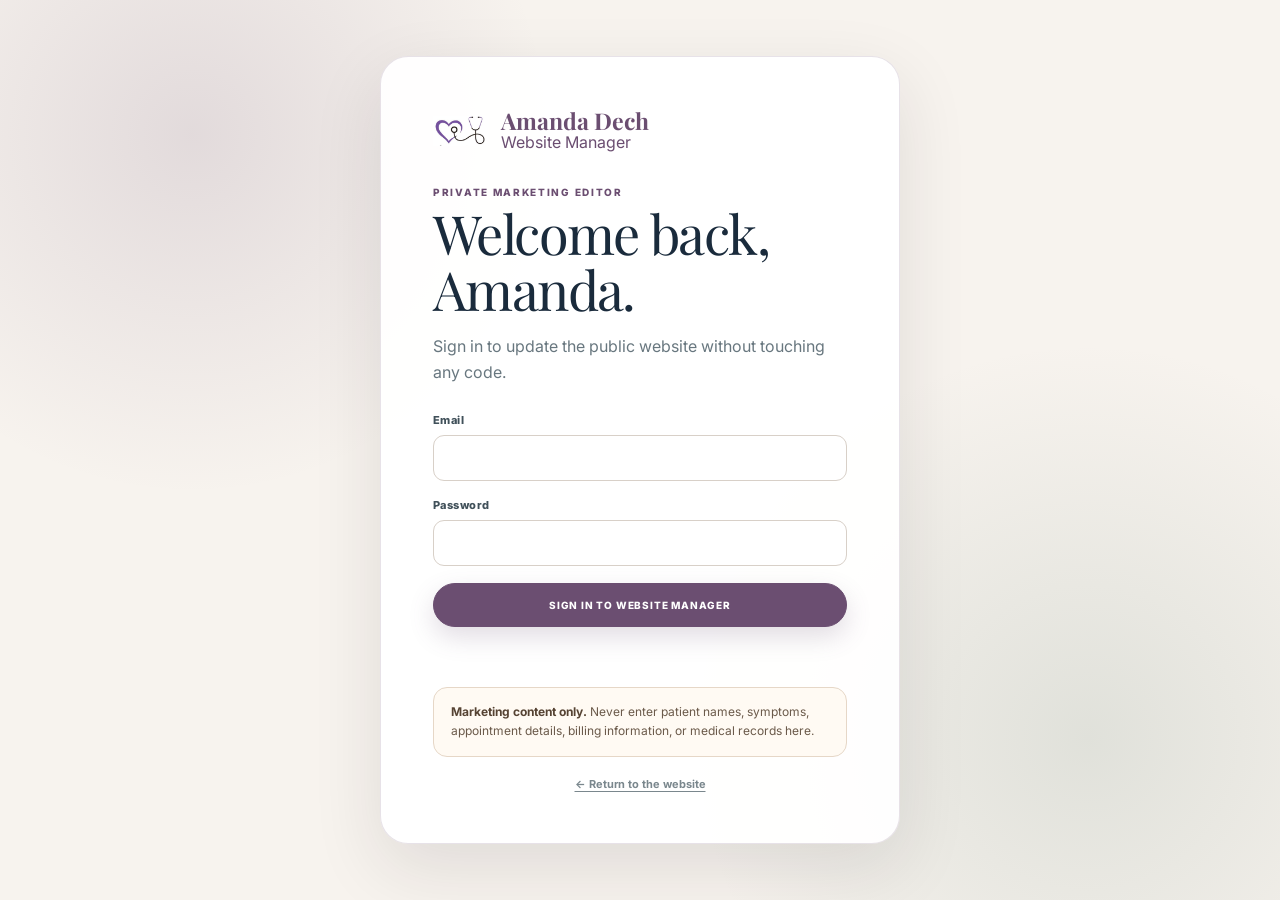
<file: admin.html>
<!DOCTYPE html>
<html lang="en">
<head>
    <meta charset="UTF-8">
    <meta name="viewport" content="width=device-width, initial-scale=1.0">
    <meta name="robots" content="noindex, nofollow">
    <meta name="theme-color" content="#6B4E71">
    <title>Website Manager | Amanda Dech</title>
    <link rel="stylesheet" href="upgrade.css">
    <link rel="stylesheet" href="admin.css?v=photo-sync-20261026">
</head>
<body class="ad-admin-body">
    <main id="admin-app">
        <section class="admin-login" id="login-view" aria-labelledby="login-title">
            <div class="admin-login-card">
                <div class="admin-login-brand">
                    <span class="ad-logo-mark" role="img" aria-label="Elite Family heart and stethoscope logo"></span>
                    <div><strong>Amanda Dech</strong><span>Website Manager</span></div>
                </div>
                <span class="admin-eyebrow">Private marketing editor</span>
                <h1 id="login-title">Welcome back, Amanda.</h1>
                <p>Sign in to update the public website without touching any code.</p>
                <form id="login-form" class="admin-form-stack">
                    <label>Email<input id="login-email" name="email" type="email" autocomplete="username" required></label>
                    <label>Password<input id="login-password" name="password" type="password" autocomplete="current-password" required></label>
                    <button class="admin-primary" type="submit">Sign in to Website Manager</button>
                </form>
                <button class="admin-secondary admin-demo-button" id="demo-button" type="button" hidden>Open temporary builder mode</button>
                <p class="admin-login-message" id="login-message" role="status"></p>
                <div class="admin-safety-note"><strong>Marketing content only.</strong> Never enter patient names, symptoms, appointment details, billing information, or medical records here.</div>
                <a class="admin-back-link" href="index.html">← Return to the website</a>
            </div>
        </section>

        <section class="admin-shell" id="dashboard-view" hidden>
            <aside class="admin-sidebar">
                <a class="admin-sidebar-brand" href="index.html">
                    <span class="ad-logo-mark" role="img" aria-label="Elite Family heart and stethoscope logo"></span>
                    <span><strong>Amanda Dech</strong><small>Website Manager</small></span>
                </a>
                <nav class="admin-nav" aria-label="Website manager sections">
                    <button class="is-active" type="button" data-panel-target="overview-panel">Overview</button>
                    <button type="button" data-panel-target="homepage-panel">Welcome page</button>
                    <button type="button" data-panel-target="staff-panel">Staff</button>
                    <button type="button" data-panel-target="photos-panel">Photos</button>
                    <button type="button" data-panel-target="gallery-panel">Gallery</button>
                    <button type="button" data-panel-target="testimonials-panel">Testimonials</button>
                    <button type="button" data-panel-target="contact-panel">Contact &amp; booking</button>
                    <button type="button" data-panel-target="history-panel">Save history</button>
                    <button type="button" data-panel-target="launch-panel">Launch review</button>
                </nav>
                <div class="admin-sidebar-note"><strong>Keep it public.</strong><span>This manager is only for words and images that belong on the public website.</span></div>
            </aside>

            <div class="admin-workspace">
                <header class="admin-toolbar">
                    <div><span class="admin-preview-pill" id="mode-pill">Connected</span><span id="admin-identity">Amanda's website</span></div>
                    <div class="admin-toolbar-actions">
                        <a class="admin-secondary" href="index.html" target="_blank" rel="noreferrer">Open website</a>
                        <button class="admin-text-button" id="signout-button" type="button">Sign out</button>
                    </div>
                </header>

                <aside class="admin-preview-notice" id="preview-notice" hidden role="status">
                    <strong>Preview only — these changes are not published.</strong>
                    <span>Photos and edits here are saved in this browser and appear on the localhost website. To publish them to the live website, open the live dashboard and sign in.</span>
                    <a href="https://ashliewyse.github.io/amanda-dech-wellness/admin.html" target="_blank" rel="noreferrer">Open live dashboard →</a>
                </aside>

                <div class="admin-content">
                    <section class="admin-panel is-active" id="overview-panel">
                        <div class="admin-heading-row">
                            <div><span class="admin-eyebrow">At a glance</span><h1>Website overview</h1><p>Choose what you want to update. Changes appear on the public website after you save.</p></div>
                        </div>
                        <div class="admin-stat-grid">
                            <button class="admin-stat-card" type="button" data-panel-jump="photos-panel"><span class="admin-stat" id="photo-count">0</span><strong>Managed photos</strong><small>Includes every team member's profile photo</small></button>
                            <button class="admin-stat-card" type="button" data-panel-jump="gallery-panel"><span class="admin-stat" id="gallery-count">0</span><strong>Gallery results</strong><small>Manage numbered before-and-after sets</small></button>
                            <button class="admin-stat-card" type="button" data-panel-jump="testimonials-panel"><span class="admin-stat" id="testimonial-count">0</span><strong>Published testimonials</strong><small>Add only permission-approved quotes</small></button>
                            <button class="admin-stat-card" type="button" data-panel-jump="contact-panel"><span class="admin-stat" id="booking-status">Not linked</span><strong>Square links</strong><small>Manage booking and an optional payment link</small></button>
                            <button class="admin-stat-card" type="button" data-panel-jump="launch-panel"><span class="admin-stat" id="launch-status">0 of 6</span><strong>Launch review</strong><small>Confirm public details before going live</small></button>
                        </div>
                        <div class="admin-callout">
                            <div><span class="admin-eyebrow">Safe boundary</span><h2>What belongs in this dashboard?</h2></div>
                            <div class="admin-do-dont"><div><strong>Yes</strong><span>Public photos, website wording, service information, hours, links, approved testimonials.</span></div><div><strong>No</strong><span>Patient information, appointment details, symptoms, intake answers, bills, or medical records.</span></div></div>
                        </div>
                    </section>

                    <section class="admin-panel" id="homepage-panel" hidden>
                        <div class="admin-heading-row"><div><span class="admin-eyebrow">Welcome page</span><h1>Edit Amanda’s introduction</h1><p>These words appear on the welcome page linked from the care paths.</p></div><button class="admin-primary" type="submit" form="homepage-form">Save welcome page</button></div>
                        <form id="homepage-form" class="admin-editor-card">
                            <div class="admin-field-grid">
                                <label class="admin-span-2">Small heading<input name="kicker" maxlength="80"></label>
                                <label class="admin-span-2">Main welcome headline<textarea name="headline" rows="2" maxlength="140"></textarea></label>
                                <label class="admin-span-2">Welcome paragraph<textarea name="intro" rows="4" maxlength="600"></textarea></label>
                            </div>
                            <hr>
                            <h2>Amanda's introduction</h2>
                            <div class="admin-field-grid">
                                <label>Name and credentials<input name="provider_name" maxlength="100"></label>
                                <label>Professional title<input name="provider_title" maxlength="100"></label>
                                <label class="admin-span-2">Short description<textarea name="provider_blurb" rows="3" maxlength="350"></textarea></label>
                            </div>
                        </form>
                    </section>

                    <section class="admin-panel" id="staff-panel" hidden>
                        <div class="admin-heading-row"><div><span class="admin-eyebrow">Meet the staff</span><h1>Update the care team</h1><p>Edit each person's name, credentials, biography, and profile photo in one place.</p></div><div class="admin-heading-actions"><button class="admin-secondary" type="button" id="add-team-member">Add team member</button><button class="admin-primary" type="submit" form="staff-form">Save staff details</button></div></div>
                        <form id="staff-form" class="admin-editor-card">
                            <div class="admin-staff-profile">
                                <div>
                                    <h2>Amanda's profile</h2>
                                    <div class="admin-field-grid">
                                        <label>Name and credentials<input name="primary_name" maxlength="100" required></label>
                                        <label>Professional role<input name="primary_role" maxlength="100" required></label>
                                        <label class="admin-span-2">Short public biography<textarea name="primary_bio" rows="4" maxlength="500" required></textarea></label>
                                    </div>
                                </div>
                                <article class="admin-photo-card admin-staff-photo-card" data-photo-card="staff_primary"><div class="admin-photo-preview" data-photo-preview="staff_primary"><span>Amanda staff photo</span></div><div><h2>Profile photo</h2><p>A clear vertical portrait works best.</p><label class="admin-upload">Choose photo<input type="file" accept="image/jpeg,image/png,image/webp" data-photo-input="staff_primary"></label></div></article>
                            </div>
                            <div id="team-member-list" class="admin-team-member-list" aria-live="polite"></div>
                            <div class="admin-safety-note"><strong>Public information only:</strong> Confirm professional titles and credentials with each staff member. Do not enter private employee records, license documents, or personal contact information here.</div>
                        </form>
                    </section>

                    <section class="admin-panel" id="photos-panel" hidden>
                        <div class="admin-heading-row"><div><span class="admin-eyebrow">Photos</span><h1>Replace website photos</h1><p>Choose a clear JPG, PNG, or WebP image under 5 MB. The current filler stays visible until you save a replacement.</p></div></div>
                        <div class="admin-photo-grid">
                            <article class="admin-photo-card" data-photo-card="provider"><div class="admin-photo-preview" data-photo-preview="provider"><span>Amanda's portrait</span></div><div><h2>Amanda welcome photo</h2><p>A vertical or square portrait works best.</p><label class="admin-upload">Choose photo<input type="file" accept="image/jpeg,image/png,image/webp" data-photo-input="provider"></label></div></article>
                            <article class="admin-photo-card" data-photo-card="spa_path"><div class="admin-photo-preview" data-photo-preview="spa_path"><span>Spa Day image</span></div><div><h2>Spa Day photo</h2><p>Updates both the Spa Day care path and the Spa services banner.</p><label class="admin-upload">Choose photo<input type="file" accept="image/jpeg,image/png,image/webp" data-photo-input="spa_path"></label></div></article>
                            <article class="admin-photo-card" data-photo-card="medical_path"><div class="admin-photo-preview" data-photo-preview="medical_path"><span>Sick Day image</span></div><div><h2>Sick Day photo</h2><p>Updates both the Sick Day care path and the Medical Care banner.</p><label class="admin-upload">Choose photo<input type="file" accept="image/jpeg,image/png,image/webp" data-photo-input="medical_path"></label></div></article>
                            <article class="admin-photo-card" data-photo-card="office"><div class="admin-photo-preview" data-photo-preview="office"><span>Office image</span></div><div><h2>Visit page photo</h2><p>A welcoming photo of the building, entrance, lobby, or treatment space works best.</p><label class="admin-upload">Choose photo<input type="file" accept="image/jpeg,image/png,image/webp" data-photo-input="office"></label></div></article>
                            <article class="admin-photo-card" data-photo-card="staff_banner"><div class="admin-photo-preview" data-photo-preview="staff_banner"><span>Staff page banner</span></div><div><h2>Staff page banner</h2><p>A wide team or office image with room for heading text works best.</p><label class="admin-upload">Choose photo<input type="file" accept="image/jpeg,image/png,image/webp" data-photo-input="staff_banner"></label></div></article>
                        </div>
                        <div class="admin-safety-note"><strong>Photo reminder:</strong> Use staff, office, or general marketing photos here. Add permission-approved treatment-result photos through the separate Gallery section.</div>
                    </section>

                    <section class="admin-panel" id="gallery-panel" hidden>
                        <div class="admin-heading-row"><div><span class="admin-eyebrow">Before &amp; after</span><h1>Manage the results gallery</h1><p>Add one before-and-after pair at a time. Titles are numbered automatically, so there is no patient-name field.</p></div><button class="admin-primary" type="button" id="show-gallery-form">Add result</button></div>

                        <div class="admin-gallery-rule">
                            <strong>Names and medical details stay out.</strong>
                            <span>Never type a patient name, initials, birth date, appointment date, phone number, email, chart number, diagnosis, or release information into this dashboard.</span>
                        </div>

                        <form class="admin-editor-card admin-gallery-form" id="gallery-form" hidden>
                            <div class="admin-heading-row admin-form-heading"><div><span class="admin-eyebrow">New gallery result</span><h2>Before-and-after pair</h2><p>The website will create a title such as “Dermal Fillers · Result 001.”</p></div></div>
                            <label>Treatment category
                                <select name="service" required>
                                    <option value="">Choose a treatment</option>
                                    <option>Botox &amp; Neurotoxins</option>
                                    <option>Dermal Fillers</option>
                                    <option>Skin Treatments</option>
                                    <option>Wellness Progress</option>
                                    <option>Other Treatment</option>
                                </select>
                            </label>
                            <div class="admin-gallery-upload-grid">
                                <label class="admin-gallery-upload">
                                    <span class="admin-gallery-file-preview" id="gallery-before-preview"><strong>Before</strong><small>Choose the original photo</small></span>
                                    <span class="admin-secondary">Choose before photo</span>
                                    <input name="before_photo" type="file" accept="image/jpeg,image/png,image/webp" required>
                                </label>
                                <label class="admin-gallery-upload">
                                    <span class="admin-gallery-file-preview" id="gallery-after-preview"><strong>After</strong><small>Choose the result photo</small></span>
                                    <span class="admin-secondary">Choose after photo</span>
                                    <input name="after_photo" type="file" accept="image/jpeg,image/png,image/webp" required>
                                </label>
                            </div>
                            <div class="admin-gallery-confirmations">
                                <strong>Required before saving</strong>
                                <label class="admin-check"><input name="authorization_confirmed" type="checkbox" required><span>I verified that Amanda has a valid signed authorization covering these exact photos and their public website/marketing use, and that it has not expired or been revoked.</span></label>
                                <label class="admin-check"><input name="privacy_checked" type="checkbox" required><span>I reviewed both photos and confirmed there are no patient names, documents, labels, location clues, or unrelated identifying details visible.</span></label>
                                <label class="admin-check"><input name="published" type="checkbox" checked><span>Publish this result to the public gallery after saving</span></label>
                            </div>
                            <div class="admin-safety-note"><strong>Keep the signed form elsewhere.</strong> Do not upload the authorization or enter a patient name here. Amanda keeps the original authorization in her secure medical-record system.</div>
                            <div class="admin-form-actions"><button class="admin-primary" type="submit">Save gallery result</button><button class="admin-secondary" id="cancel-gallery" type="button">Cancel</button></div>
                        </form>

                        <div class="admin-empty" id="gallery-empty"><strong>No managed gallery results yet.</strong><span>Use Add result to create the first automatically numbered before-and-after pair.</span></div>
                        <div class="admin-gallery-list" id="gallery-list"></div>
                    </section>

                    <section class="admin-panel" id="testimonials-panel" hidden>
                        <div class="admin-heading-row"><div><span class="admin-eyebrow">Testimonials</span><h1>Manage the scrolling quotes</h1><p>Only permission-approved testimonials can be published to the care-path ticker.</p></div><button class="admin-primary" type="button" id="show-testimonial-form">Add testimonial</button></div>
                        <form class="admin-editor-card admin-testimonial-form" id="testimonial-form" hidden>
                            <div class="admin-field-grid">
                                <label class="admin-span-2">Testimonial<textarea name="quote" rows="4" maxlength="500" required></textarea></label>
                                <label>Display name or initials<input name="display_name" maxlength="80" placeholder="Example: Sarah M." required></label>
                                <label>Source<select name="source"><option>Google review</option><option>Square feedback</option><option>Previous website</option><option>Written testimonial</option></select></label>
                            </div>
                            <label class="admin-check"><input name="permission_confirmed" type="checkbox" required><span>I confirm Amanda has written permission to publish this exact testimonial and it does not include private medical details.</span></label>
                            <label class="admin-check"><input name="published" type="checkbox" checked><span>Publish this testimonial after saving</span></label>
                            <div class="admin-form-actions"><button class="admin-primary" type="submit">Save testimonial</button><button class="admin-secondary" type="button" id="cancel-testimonial">Cancel</button></div>
                        </form>
                        <div class="admin-empty" id="testimonial-empty"><strong>No managed testimonials yet.</strong><span>The three quotes already on the preview will remain until Amanda confirms permission and adds them here.</span></div>
                        <div class="admin-testimonial-list" id="testimonial-list"></div>
                    </section>

                    <section class="admin-panel" id="contact-panel" hidden>
                        <div class="admin-heading-row"><div><span class="admin-eyebrow">Contact &amp; booking</span><h1>Update how visitors reach Amanda</h1><p>Changes update calls, directions, Square booking, and an optional public Square payment link.</p></div><button class="admin-primary" type="submit" form="contact-form">Save contact details</button></div>
                        <form id="contact-form" class="admin-editor-card">
                            <div class="admin-field-grid">
                                <label>Phone number shown on the site<input name="phone_display" maxlength="30"></label>
                                <label>Phone link<input name="phone_href" maxlength="40" placeholder="tel:2197286562"></label>
                                <label class="admin-span-2">Office address<input name="address" maxlength="180"></label>
                                <label class="admin-span-2">Hours or availability note<textarea name="hours_summary" rows="3" maxlength="240" placeholder="Example: Appointments are scheduled directly with the office."></textarea></label>
                                <label class="admin-span-2">Directions link<input name="directions_url" type="url"></label>
                                <label class="admin-span-2">Public Square booking link<input name="square_url" type="url" inputmode="url" autocomplete="off" placeholder="Paste Amanda's customer-facing booking link"></label>
                                <label class="admin-span-2">Public Square balance-payment link (optional)<input name="square_payment_url" type="url" inputmode="url" autocomplete="off" placeholder="Paste a customer-facing Square payment link"></label>
                            </div>
                            <button class="admin-link-button" id="square-link-help" type="button">Which Square links should I use?</button>
                            <div class="admin-safety-note"><strong>Before launch:</strong> Include the complete street address, city, state, and ZIP. Square appointments, payments, and patient information remain in Amanda's Square account—not in this website manager.</div>
                        </form>
                    </section>

                    <section class="admin-panel" id="history-panel" hidden>
                        <div class="admin-heading-row"><div><span class="admin-eyebrow">Website recovery</span><h1>Undo website changes</h1><p>Every saved website content change keeps the previous version. Restoring one also saves the current version, so you can undo a restore.</p></div><button class="admin-secondary" id="refresh-history" type="button">Refresh history</button></div>
                        <div class="admin-editor-card">
                            <button class="admin-primary" id="undo-last-change" type="button">Undo last saved change</button>
                            <p class="admin-safety-note">Only website content is restored. This does not change logins, employee accounts, testimonials, gallery records, or patient information. Uploaded image files are not deleted.</p>
                            <h2>Previous saved versions</h2>
                            <div id="content-history-list" aria-live="polite">Open this section to load saved versions.</div>
                        </div>
                    </section>
                    <section class="admin-panel" id="launch-panel" hidden>
                        <div class="admin-heading-row"><div><span class="admin-eyebrow">Before going live</span><h1>Final launch review</h1><p>Amanda should personally compare these items with her current practice information before the website is published.</p></div><button class="admin-primary" type="submit" form="launch-form">Save review</button></div>
                        <form id="launch-form" class="admin-editor-card admin-launch-form">
                            <div class="admin-launch-list">
                                <label class="admin-launch-check"><input name="services_prices" type="checkbox"><span><strong>Services and prices</strong><small>I confirmed every public service, description, and price on the Medical Care and Spa &amp; Wellness pages.</small><a href="spa.html" target="_blank" rel="noreferrer">Review spa services</a><a href="health.html" target="_blank" rel="noreferrer">Review medical services</a></span></label>
                                <label class="admin-launch-check"><input name="office_policies" type="checkbox"><span><strong>Office policies</strong><small>I confirmed the current no-show, payment, and after-hours policy wording.</small></span></label>
                                <label class="admin-launch-check"><input name="contact_details" type="checkbox"><span><strong>Contact and booking details</strong><small>I confirmed the phone number, complete address, availability note, directions link, and public Square link.</small><a href="visit.html" target="_blank" rel="noreferrer">Review visit page</a></span></label>
                                <label class="admin-launch-check"><input name="staff_details" type="checkbox"><span><strong>Staff information</strong><small>I confirmed every public name, professional credential, biography, and staff photo.</small><a href="meet-the-staff.html" target="_blank" rel="noreferrer">Review staff page</a></span></label>
                                <label class="admin-launch-check"><input name="photo_permissions" type="checkbox"><span><strong>Photo and testimonial permissions</strong><small>I confirmed the practice has permission for every public photo, before-and-after result, and testimonial.</small><a href="gallery.html" target="_blank" rel="noreferrer">Review gallery</a></span></label>
                                <label class="admin-launch-check"><input name="privacy_notice" type="checkbox"><span><strong>Website privacy and accessibility notice</strong><small>I reviewed the website notice and confirmed the listed contact method.</small><a href="privacy.html" target="_blank" rel="noreferrer">Review notice</a></span></label>
                            </div>
                            <p class="admin-launch-status" id="launch-reviewed-at">Complete every confirmation before the website launches.</p>
                            <div class="admin-safety-note"><strong>This is a publishing checklist, not legal certification.</strong> The Website Manager remains limited to public marketing content and does not replace the practice's medical-record, consent, privacy, or compliance procedures.</div>
                        </form>
                    </section>
                </div>
            </div>
        </section>
    </main>

    <dialog class="admin-photo-dialog" id="square-link-dialog" aria-labelledby="square-link-title">
        <form method="dialog">
            <button class="admin-dialog-close" id="square-link-close" type="button" aria-label="Close Square link reminder">×</button>
            <span class="admin-eyebrow">Square safety reminder</span>
            <h1 id="square-link-title">Use only public Square links</h1>
            <p>Open Amanda's Square account directly and copy the customer-facing booking or balance-payment address. The separate payment link is optional because Square can also collect deposits or full payment during booking.</p>
            <div class="admin-square-example"><strong>Booking example</strong><code>https://book.squareup.com/appointments/…</code></div>
            <div class="admin-square-example"><strong>Payment example</strong><code>https://square.link/u/…</code></div>
            <div class="admin-gallery-rule">
                <strong>Never enter private Square information here.</strong>
                <span>Do not enter a Square password, email login, verification code, recovery code, access token, secret key, card number, or a private dashboard link.</span>
            </div>
            <div class="admin-form-actions"><button class="admin-primary" id="square-link-continue" type="button">I understand — continue</button></div>
        </form>
    </dialog>

    <dialog class="admin-photo-dialog" id="photo-warning-dialog" aria-labelledby="photo-warning-title">
        <form id="photo-warning-form">
            <button class="admin-dialog-close" id="photo-warning-close" type="button" aria-label="Cancel photo upload">×</button>
            <span class="admin-eyebrow">Photo privacy check</span>
            <h1 id="photo-warning-title">Before this photo is posted</h1>
            <p>Choose the description that fits this photo. Nothing will upload until you continue.</p>

            <fieldset class="admin-photo-type-options">
                <legend>What kind of photo is this?</legend>
                <label class="admin-radio-card">
                    <input type="radio" name="photo_type" value="general">
                    <span><strong>General marketing photo</strong><small>Staff, office, products, décor, or another photo that does not identify a patient.</small></span>
                </label>
                <label class="admin-radio-card">
                    <input type="radio" name="photo_type" value="patient">
                    <span><strong>Patient or before-and-after photo</strong><small>Use the Gallery section so the result receives its privacy checks and automatic numbered title.</small></span>
                </label>
            </fieldset>

            <div class="admin-patient-confirmation" id="patient-photo-confirmation" hidden>
                <strong>Add this through the Gallery instead</strong>
                <p>Patient and before-and-after photos cannot be used as general website photos. Open Gallery, choose Add result, and complete the required reminders there.</p>
                <label class="admin-check" hidden>
                    <input id="patient-photo-authorized" type="checkbox" disabled>
                    <span>Patient photo approval is handled in the Gallery section.</span>
                </label>
            </div>

            <div class="admin-safety-note"><strong>Never upload the release or patient details here.</strong> Keep the signed form, patient name, chart number, and medical information in Amanda’s secure medical-record system.</div>
            <div class="admin-form-actions admin-dialog-actions">
                <button class="admin-secondary" id="photo-warning-cancel" type="button">Cancel</button>
                <button class="admin-primary" id="photo-warning-continue" type="submit" disabled>Continue with photo</button>
            </div>
        </form>
    </dialog>

    <div class="admin-toast" id="admin-toast" role="status" aria-live="polite"></div>
    <dialog class="admin-photo-dialog admin-crop-dialog" id="photo-crop-dialog" aria-labelledby="photo-crop-title" aria-describedby="photo-crop-status">
        <form id="photo-crop-form">
            <button class="admin-dialog-close" id="photo-crop-close" type="button" aria-label="Cancel cropping">×</button>
            <span class="admin-eyebrow" id="photo-crop-label">Website photo</span>
            <h1 id="photo-crop-title">Crop and position</h1>
            <p id="photo-crop-status" role="status">Opening your photo…</p>
            <div class="admin-crop-stage" id="photo-crop-stage">
                <canvas id="photo-crop-canvas" width="640" height="480" tabindex="0" aria-label="Photo crop preview. Drag or use arrow keys to reposition." role="img"></canvas>
                <div class="admin-crop-grid" aria-hidden="true"></div>
            </div>
            <div class="admin-crop-controls">
                <label for="photo-crop-shape">Crop shape<select id="photo-crop-shape"><option value="portrait">Portrait (4:5)</option><option value="square">Square (1:1)</option><option value="landscape">Landscape (4:3)</option><option value="wide">Wide (16:9)</option><option value="original">Original shape</option></select></label>
                <label for="photo-crop-zoom">Zoom <output id="photo-crop-zoom-value" for="photo-crop-zoom">1.00×</output><input id="photo-crop-zoom" type="range" min="1" max="4" step=".01" value="1"></label>
            </div>
            <div class="admin-crop-tools">
                <div class="admin-crop-move" role="group" aria-label="Reposition photo"><button type="button" data-crop-move="-24,0" aria-label="Move photo left">←</button><button type="button" data-crop-move="0,-24" aria-label="Move photo up">↑</button><button type="button" data-crop-move="0,24" aria-label="Move photo down">↓</button><button type="button" data-crop-move="24,0" aria-label="Move photo right">→</button></div>
                <button class="admin-text-button" id="photo-crop-reset" type="button">Reset</button>
            </div>
            <div class="admin-form-actions admin-dialog-actions"><button class="admin-secondary" id="photo-crop-cancel" type="button">Cancel</button><button class="admin-primary" id="photo-crop-apply" type="submit" disabled>Use photo</button></div>
        </form>
    </dialog>

    <script src="supabase-config.js"></script>
    <script src="preview-store.js?v=photo-sync-20261026"></script>
    <script src="photo-crop-math.js"></script>
    <script src="photo-crop.js"></script>
    <script src="photo-upload.js"></script>
    <script src="admin.js?v=photo-sync-20261026"></script>
</body>
</html>
</file>
<file: upgrade.css>
:root {
    --ad-plum: #6b4e71;
    --ad-plum-dark: #4d3652;
    --ad-ink: #1a2b3c;
    --ad-cream: #faf7f2;
    --ad-sand: #e8ddd1;
    --ad-sage: #738b7d;
    --ad-line: rgba(26, 43, 60, .12);
}
[hidden] { display: none !important; }

html { scroll-behavior: smooth; }
body { background: var(--ad-cream); }
a, button { touch-action: manipulation; }
a:focus-visible, button:focus-visible, input:focus-visible, textarea:focus-visible {
    outline: 3px solid #c98dba !important;
    outline-offset: 4px !important;
}

.ad-header {
    min-height: 78px;
    padding: 12px clamp(16px, 4vw, 56px) !important;
    gap: 24px;
}
.ad-top-skip {
    min-height: 34px;
    padding: 7px 16px;
    display: flex;
    align-items: center;
    justify-content: center;
    background: var(--ad-ink);
    color: white;
    text-align: center;
}
.ad-top-skip a { color: white; font-size: 10px; font-weight: 800; letter-spacing: .11em; text-decoration: none; text-transform: uppercase; }
.ad-top-skip a:hover { text-decoration: underline; text-underline-offset: 3px; }
.ad-brand-wrap { min-width: 0; }
.ad-logo-mark {
    width: 56px;
    height: 30px;
    flex: 0 0 56px;
    display: block;
    background-color: white;
    background-image: url("[data-uri]");
    background-repeat: no-repeat;
    background-position: -30px -1px;
    background-size: 117px 61px;
}
.ad-brand-subtitle { font-size: 10px !important; letter-spacing: .14em !important; }
.ad-header-links { display: flex; align-items: center; gap: clamp(14px, 2.4vw, 32px); }
.ad-header-links a {
    color: #526169;
    font-size: 12px;
    font-weight: 700;
    letter-spacing: .04em;
    text-decoration: none;
}
.ad-header-links a:hover { color: var(--ad-plum); }
.ad-call-block { flex-shrink: 0; }
.ad-call-button { min-height: 42px; display: inline-flex; align-items: center; }
.ad-about-link {
    margin-top: 5px;
    padding: 2px 10px;
    color: var(--ad-plum);
    font-size: 9px;
    font-weight: 800;
    letter-spacing: .13em;
    text-decoration: none;
    text-transform: uppercase;
}
.ad-about-link:hover { text-decoration: underline; text-underline-offset: 3px; }

.ad-duo { min-height: calc(100vh - 78px); height: calc(100vh - 78px); position: relative; }
.ad-landing {
    min-height: calc(100vh - 112px);
    display: grid;
    grid-template-rows: 1fr auto;
    background:
        radial-gradient(circle at 85% 18%, rgba(107, 78, 113, .15), transparent 30%),
        radial-gradient(circle at 8% 85%, rgba(115, 139, 125, .15), transparent 32%),
        var(--ad-cream);
}
.ad-landing-grid {
    padding: clamp(46px, 7vh, 82px) 0;
    display: grid;
    grid-template-columns: 1.08fr .72fr;
    gap: clamp(42px, 8vw, 100px);
    align-items: center;
}
.ad-landing-copy { max-width: 690px; }
.ad-landing-copy .ad-section-title { font-size: clamp(48px, 6vw, 78px); }
.ad-continue-button { gap: 10px; padding-inline: 26px; box-shadow: 0 14px 36px rgba(107, 78, 113, .22); }
.ad-continue-button span { font-size: 16px; transition: transform .2s ease; }
.ad-continue-button:hover span { transform: translateX(3px); }
.ad-start-card {
    margin-top: 30px;
    padding: 20px;
    display: flex;
    align-items: center;
    justify-content: space-between;
    gap: 22px;
    border: 1px solid rgba(107, 78, 113, .22);
    border-left: 5px solid var(--ad-plum);
    border-radius: 18px;
    background: rgba(255, 255, 255, .88);
    box-shadow: 0 18px 50px rgba(71, 52, 75, .12);
}
.ad-start-copy { min-width: 0; }
.ad-start-label { display: block; margin-bottom: 4px; color: var(--ad-plum); font-size: 10px; font-weight: 900; letter-spacing: .18em; text-transform: uppercase; }
.ad-start-copy p { margin: 0; color: var(--ad-ink); font-family: "Playfair Display", serif; font-size: 21px; font-weight: 700; line-height: 1.2; }
.ad-start-copy small { display: block; margin-top: 5px; color: #627078; font-size: 12px; line-height: 1.45; }
.ad-start-card .ad-continue-button { flex-shrink: 0; }
.ad-start-call { display: inline-block; margin: 13px 0 0 24px; color: #68767d; font-size: 11px; font-weight: 700; text-underline-offset: 3px; }
.ad-start-call:hover { color: var(--ad-plum); }
.ad-landing .ad-provider-card { min-height: min(52vh, 500px); }
.ad-provider-card h2 { margin: 5px 0 8px; font-family: "Playfair Display", serif; font-size: 30px; }
.ad-path { min-height: 620px !important; isolation: isolate; }
.ad-path-photo { z-index: -2 !important; }
.ad-path::after {
    content: "";
    position: absolute;
    inset: 0;
    z-index: -1;
    pointer-events: none;
}
.ad-path-glow::after { background: linear-gradient(180deg, rgba(18, 12, 20, .08), rgba(40, 23, 42, .72)); }
.ad-path-care::after { background: linear-gradient(180deg, rgba(255, 255, 255, .12), rgba(246, 241, 234, .9)); }
.ad-path-content { max-width: 520px; }
.ad-path-content h2 { font-size: clamp(4rem, 8vw, 7.5rem) !important; line-height: .92; }
.ad-path-content > p { max-width: 420px; margin-inline: auto; line-height: 1.65; }
.ad-path-button { min-height: 48px; display: inline-flex !important; align-items: center; justify-content: center; font-size: 12px !important; }
.ad-path-note { display: block; margin-top: 15px; font-size: 11px; font-weight: 700; letter-spacing: .12em; text-transform: uppercase; }
.ad-center-seal {
    position: absolute;
    left: 50%;
    bottom: 76px;
    z-index: 30;
    width: 174px;
    min-height: 84px;
    padding: 14px 18px;
    display: flex;
    flex-direction: column;
    justify-content: center;
    border: 1px solid rgba(107, 78, 113, .16);
    border-radius: 18px;
    background: rgba(255, 255, 255, .94);
    box-shadow: 0 20px 60px rgba(33, 24, 35, .18);
    text-align: center;
    transform: translateX(-50%);
    backdrop-filter: blur(16px);
}
.ad-ticker {
    position: absolute;
    inset: auto 0 0;
    z-index: 35;
    height: 46px;
    display: flex;
    align-items: center;
    overflow: hidden;
    background: rgba(255, 255, 255, .96);
    border-top: 1px solid rgba(107, 78, 113, .14);
    box-shadow: 0 -8px 28px rgba(29, 21, 31, .08);
    backdrop-filter: blur(14px);
}
.ad-ticker-track {
    width: max-content;
    display: flex;
    gap: 64px;
    padding-left: 64px;
    color: #66757c;
    font-size: 11px;
    font-weight: 700;
    letter-spacing: .08em;
    text-transform: uppercase;
    white-space: nowrap;
    animation: ad-scroll 42s linear infinite;
}
@keyframes ad-scroll { from { transform: translateX(0); } to { transform: translateX(-50%); } }
.ad-center-seal span { color: var(--ad-plum); font-size: 9px; font-weight: 800; letter-spacing: .14em; text-transform: uppercase; }
.ad-center-seal strong { margin-top: 3px; color: var(--ad-ink); font-family: "Playfair Display", serif; font-size: 16px; line-height: 1.2; }

.ad-trust-bar {
    display: grid;
    grid-template-columns: repeat(4, 1fr);
    background: white;
    border-bottom: 1px solid var(--ad-line);
}
.ad-trust-item { padding: 24px; text-align: center; border-right: 1px solid var(--ad-line); }
.ad-trust-item:last-child { border-right: 0; }
.ad-trust-item strong { display: block; color: var(--ad-plum); font-family: "Playfair Display", serif; font-size: 19px; }
.ad-trust-item span { color: #748087; font-size: 10px; font-weight: 700; letter-spacing: .1em; text-transform: uppercase; }

.ad-section { padding: clamp(64px, 9vw, 112px) 24px; }
.ad-shell { width: min(1120px, 100%); margin-inline: auto; }
.ad-kicker { display: block; margin-bottom: 10px; color: var(--ad-plum); font-size: 11px; font-weight: 800; letter-spacing: .18em; text-transform: uppercase; }
.ad-section-title { margin: 0; color: var(--ad-ink); font-family: "Playfair Display", serif; font-size: clamp(38px, 5vw, 64px); font-weight: 400; letter-spacing: -.035em; line-height: 1.06; }
.ad-intro-grid { display: grid; grid-template-columns: 1.05fr .95fr; gap: clamp(40px, 8vw, 96px); align-items: center; }
.ad-lead { margin: 24px 0 0; color: #53636b; font-size: 17px; line-height: 1.85; }
.ad-button-row { margin-top: 28px; display: flex; align-items: center; gap: 16px; flex-wrap: wrap; }
.ad-primary-button, .ad-outline-button {
    min-height: 48px;
    padding: 12px 22px;
    display: inline-flex;
    align-items: center;
    justify-content: center;
    border: 1px solid var(--ad-plum);
    border-radius: 999px;
    font-size: 11px;
    font-weight: 800;
    letter-spacing: .09em;
    text-decoration: none;
    text-transform: uppercase;
    transition: transform .2s ease, background .2s ease, color .2s ease;
}
.ad-primary-button { background: var(--ad-plum); color: white; }
.ad-outline-button { color: var(--ad-plum); }
.ad-primary-button:hover, .ad-outline-button:hover { transform: translateY(-2px); }
.ad-outline-button:hover { background: var(--ad-plum); color: white; }
.ad-provider-card {
    min-height: 390px;
    padding: 38px;
    display: flex;
    flex-direction: column;
    justify-content: flex-end;
    border-radius: 180px 180px 24px 24px;
    background: linear-gradient(145deg, #d9c8dc, #8d718f);
    box-shadow: 0 24px 70px rgba(56, 40, 58, .16);
    color: white;
}
.ad-provider-card.ad-managed-photo {
    background-position: center;
    background-size: cover;
    box-shadow: inset 0 -240px 180px -110px rgba(30, 21, 31, .9), 0 24px 70px rgba(56, 40, 58, .16);
}
.ad-provider-card small { font-size: 10px; font-weight: 800; letter-spacing: .14em; text-transform: uppercase; }
.ad-provider-card h3 { margin: 5px 0 8px; font-family: "Playfair Display", serif; font-size: 30px; }
.ad-provider-card p { max-width: 390px; margin: 0; color: rgba(255, 255, 255, .82); }
.ad-photo-note { margin-bottom: auto; align-self: center; color: rgba(255, 255, 255, .72); font-size: 10px; font-weight: 700; letter-spacing: .12em; text-align: center; text-transform: uppercase; }

.ad-reviews { background: var(--ad-plum-dark); color: white; }
.ad-reviews .ad-kicker { color: #dfc8dc; }
.ad-reviews .ad-section-title { color: white; }
.ad-reviews-intro { max-width: 680px; }
.ad-reviews-intro > p { color: rgba(255, 255, 255, .65); }
.ad-review-grid { margin-top: 36px; display: grid; grid-template-columns: repeat(3, 1fr); gap: 16px; }
.ad-review-card { min-height: 230px; margin: 0; padding: 28px; display: flex; flex-direction: column; justify-content: space-between; border: 1px solid rgba(255, 255, 255, .14); border-radius: 24px; background: rgba(255, 255, 255, .06); }
.ad-review-card p { margin: 0; font-family: "Playfair Display", serif; font-size: 22px; line-height: 1.45; }
.ad-review-card cite { color: #dfc8dc; font-size: 11px; font-style: normal; font-weight: 800; letter-spacing: .12em; text-transform: uppercase; }
.ad-review-note { margin: 18px 0 0; color: rgba(255, 255, 255, .5); font-size: 11px; }

.ad-visit-card { padding: clamp(34px, 6vw, 72px); display: grid; grid-template-columns: 1.2fr .8fr; gap: 36px; align-items: center; border-radius: 32px; background: var(--ad-sand); }
.ad-visit-card p { max-width: 620px; color: #53636b; }
.ad-visit-card address { margin-top: 20px; font-style: normal; font-weight: 800; }
.ad-visit-actions { display: flex; flex-direction: column; gap: 12px; }

.ad-footer { padding: 42px 24px 90px; background: var(--ad-ink); color: white; }
.ad-footer-grid { width: min(1120px, 100%); margin: auto; display: grid; grid-template-columns: 1.4fr repeat(3, 1fr); gap: 40px; }
.ad-footer h2 { margin: 0 0 14px; color: #d9c4d7; font-size: 11px; letter-spacing: .14em; text-transform: uppercase; }
.ad-footer a, .ad-footer span, .ad-footer p { display: block; margin: 7px 0; color: rgba(255, 255, 255, .68); font-size: 13px; text-decoration: none; }
.ad-footer a:hover { color: white; }
.ad-footer-brand { color: white !important; font-family: "Playfair Display", serif; font-size: 24px !important; }
.ad-footer-admin { width: min(1120px, 100%); margin: 30px auto 0; padding-top: 18px; border-top: 1px solid rgba(255, 255, 255, .1); text-align: right; }
.ad-footer .ad-footer-admin a { display: inline-flex; align-items: center; gap: 7px; margin: 0; color: rgba(255, 255, 255, .42); font-size: 9px; font-weight: 800; letter-spacing: .14em; text-transform: uppercase; }
.ad-footer .ad-footer-admin a::before { content: "◆"; color: rgba(217, 196, 215, .55); font-size: 6px; }
.ad-footer .ad-footer-admin a:hover { color: white; }

.ad-mobile-actions { display: none; }
.ad-emergency-note { margin: 24px auto 0; padding: 14px 18px; border: 1px solid #efd4d0; border-radius: 12px; background: #fff8f7; color: #72443e; font-size: 13px; text-align: center; }

.ad-safe-booking { border: 1px solid var(--ad-line); }
.ad-selected-service { color: var(--ad-plum); }
.ad-safe-booking p { color: #59676e; line-height: 1.75; }
.ad-booking-actions { display: flex; justify-content: center; gap: 12px; flex-wrap: wrap; }
.ad-booking-status { margin-top: 18px; padding: 12px 16px; border-radius: 12px; background: #f5eef5; color: var(--ad-plum-dark); font-size: 12px; font-weight: 700; text-align: center; }

/* Visit and contact page */
.ad-visit-page { margin: 0; background: var(--ad-cream); color: var(--ad-ink); font-family: "Inter", sans-serif; }
.ad-visit-brand-name { display: block; color: var(--ad-plum); font-family: "Playfair Display", serif; font-size: clamp(17px, 2vw, 24px); line-height: 1; text-transform: uppercase; }
.ad-visit-brand-subtitle { display: block; margin-top: 4px; color: #7b8489; font-size: 8px; font-weight: 800; letter-spacing: .1em; text-transform: uppercase; }
.ad-header-links [aria-current="page"] { color: var(--ad-plum); }
.ad-visit-hero { padding: clamp(68px, 10vw, 126px) 24px; overflow: hidden; background: radial-gradient(circle at 88% 16%, rgba(107, 78, 113, .18), transparent 30%), linear-gradient(135deg, #fbf8f2, #f1e8ef); }
.ad-visit-hero-grid { display: grid; grid-template-columns: minmax(0, 1.25fr) minmax(300px, .75fr); gap: clamp(42px, 8vw, 100px); align-items: center; }
.ad-visit-hero-copy { max-width: 720px; }
.ad-visit-hero h1 { margin: 0; max-width: 700px; font-family: "Playfair Display", serif; font-size: clamp(48px, 6.7vw, 82px); font-weight: 400; letter-spacing: -.045em; line-height: .98; }
.ad-visit-hero-copy > p { max-width: 630px; margin: 24px 0 0; color: #59676e; font-size: 17px; line-height: 1.8; }
.ad-visit-hero-copy .ad-primary-button span { margin-left: 4px; }
.ad-booking-pending { font-size: 12px !important; font-weight: 700; }
.ad-visit-location-card { padding: clamp(30px, 4vw, 46px); border: 1px solid rgba(107, 78, 113, .18); border-radius: 28px; background: rgba(255, 255, 255, .9); box-shadow: 0 24px 70px rgba(66, 47, 70, .12); }
.ad-visit-location-card > span { display: block; color: var(--ad-plum); font-size: 10px; font-weight: 900; letter-spacing: .16em; text-transform: uppercase; }
.ad-visit-location-card address { margin: 9px 0 0; font-family: "Playfair Display", serif; font-size: clamp(28px, 3vw, 38px); font-style: normal; font-weight: 700; line-height: 1.15; }
.ad-visit-location-card p { margin: 9px 0 0; color: #59676e; font-size: 14px; line-height: 1.65; }
.ad-visit-location-rule { height: 1px; margin: 26px 0; background: var(--ad-line); }
.ad-visit-details { background: white; }
.ad-visit-details-grid { display: grid; grid-template-columns: minmax(320px, .86fr) minmax(0, 1.14fr); gap: clamp(48px, 8vw, 96px); align-items: center; }
.ad-office-photo { min-height: 560px; padding: 34px; display: flex; align-items: flex-end; border-radius: 190px 190px 28px 28px; background: linear-gradient(145deg, #e2d4e3, #8d718f); background-position: center; background-size: cover; box-shadow: inset 0 -220px 160px -110px rgba(31, 22, 33, .82), 0 24px 70px rgba(56, 40, 58, .15); color: white; }
.ad-office-photo > div { max-width: 310px; }
.ad-office-photo span { display: block; font-size: 9px; font-weight: 900; letter-spacing: .17em; text-transform: uppercase; }
.ad-office-photo strong { display: block; margin-top: 6px; font-family: "Playfair Display", serif; font-size: 30px; line-height: 1.1; }
.ad-office-photo p { margin: 8px 0 0; color: rgba(255, 255, 255, .78); font-size: 12px; line-height: 1.6; }
.ad-visit-steps { margin-top: 34px; display: grid; gap: 0; }
.ad-visit-steps article { padding: 24px 0; display: grid; grid-template-columns: 52px 1fr; gap: 20px; border-top: 1px solid var(--ad-line); }
.ad-visit-steps article > span { color: var(--ad-plum); font-family: "Playfair Display", serif; font-size: 20px; }
.ad-visit-steps h3 { margin: 0; font-family: "Playfair Display", serif; font-size: 22px; }
.ad-visit-steps p { margin: 6px 0 0; color: #5f6c72; font-size: 14px; line-height: 1.65; }
.ad-visit-privacy { padding: 38px 24px; background: var(--ad-plum-dark); color: white; }
.ad-visit-privacy .ad-shell { display: grid; grid-template-columns: 180px 1fr; gap: 32px; align-items: center; }
.ad-visit-privacy span { color: #dfc8dc; font-size: 10px; font-weight: 900; letter-spacing: .17em; text-transform: uppercase; }
.ad-visit-privacy p { margin: 0; max-width: 820px; color: rgba(255, 255, 255, .76); font-size: 14px; line-height: 1.7; }
.ad-visit-page > main > .ad-emergency-note { margin-top: 24px; }
.ad-visit-footer { margin-top: 48px; }

/* Patient information, privacy, and accessibility pages */
.ad-info-page { margin: 0; background: var(--ad-cream); color: var(--ad-ink); font-family: "Inter", sans-serif; }
.ad-info-hero { padding: clamp(70px, 9vw, 118px) 24px; background: radial-gradient(circle at 88% 20%, rgba(107, 78, 113, .17), transparent 29%), linear-gradient(135deg, #fbf8f2, #f0e8ef); }
.ad-info-hero-grid { display: grid; grid-template-columns: minmax(0, 1.2fr) minmax(290px, .8fr); gap: clamp(42px, 8vw, 96px); align-items: center; }
.ad-info-hero h1 { margin: 0; max-width: 740px; font-family: "Playfair Display", serif; font-size: clamp(48px, 6.5vw, 78px); font-weight: 400; letter-spacing: -.045em; line-height: 1; }
.ad-info-hero p { max-width: 720px; margin: 22px 0 0; color: #59676e; font-size: 17px; line-height: 1.8; }
.ad-info-action-card { padding: 30px; border: 1px solid rgba(107, 78, 113, .18); border-radius: 24px; background: rgba(255, 255, 255, .92); box-shadow: 0 22px 65px rgba(66, 47, 70, .11); }
.ad-info-action-card > span { color: var(--ad-plum); font-size: 9px; font-weight: 900; letter-spacing: .16em; text-transform: uppercase; }
.ad-info-action-card > strong { display: block; margin: 8px 0 18px; font-family: "Playfair Display", serif; font-size: 27px; line-height: 1.2; }
.ad-info-action-card > div { display: flex; gap: 10px; flex-wrap: wrap; }
.ad-info-action-card small { display: block; margin-top: 15px; color: #6f7c82; font-size: 11px; line-height: 1.55; }
.ad-info-card-grid { display: grid; grid-template-columns: repeat(2, 1fr); gap: 18px; }
.ad-info-card { min-height: 270px; padding: clamp(25px, 4vw, 38px); display: flex; flex-direction: column; border: 1px solid var(--ad-line); border-radius: 22px; background: white; box-shadow: 0 12px 40px rgba(31, 25, 34, .05); }
.ad-info-card > span { color: var(--ad-plum); font-family: "Playfair Display", serif; font-size: 18px; }
.ad-info-card h2 { margin: 20px 0 10px; font-family: "Playfair Display", serif; font-size: 28px; }
.ad-info-card p { margin: 0 0 22px; color: #607078; font-size: 14px; line-height: 1.75; }
.ad-info-card a { margin-top: auto; color: var(--ad-plum); font-size: 10px; font-weight: 900; letter-spacing: .09em; text-underline-offset: 4px; text-transform: uppercase; }
.ad-info-boundary { padding: clamp(36px, 5vw, 58px) 24px; background: var(--ad-plum-dark); color: white; }
.ad-info-boundary .ad-shell { display: grid; grid-template-columns: .75fr 1.25fr; gap: 50px; align-items: center; }
.ad-info-boundary span { color: #dfc8dc; font-size: 9px; font-weight: 900; letter-spacing: .17em; text-transform: uppercase; }
.ad-info-boundary h2 { margin: 7px 0 0; font-family: "Playfair Display", serif; font-size: 34px; font-weight: 400; }
.ad-info-boundary p { margin: 0; color: rgba(255, 255, 255, .74); font-size: 14px; line-height: 1.75; }
.ad-info-page > main > .ad-emergency-note { margin-top: 24px; }
.ad-info-footer { margin-top: 48px; }
.ad-privacy-hero .ad-shell { max-width: 980px; }
.ad-privacy-hero h1 { max-width: 900px; }
.ad-legal-layout { display: grid; grid-template-columns: 300px minmax(0, 1fr); gap: clamp(42px, 7vw, 82px); align-items: start; }
.ad-legal-summary { padding: 28px; position: sticky; top: 104px; border-radius: 22px; background: var(--ad-plum-dark); color: white; }
.ad-legal-summary strong { font-family: "Playfair Display", serif; font-size: 26px; font-weight: 400; }
.ad-legal-summary p { color: rgba(255, 255, 255, .72); font-size: 13px; line-height: 1.7; }
.ad-legal-summary .ad-primary-button { margin-top: 8px; border-color: white; background: white; color: var(--ad-plum-dark); }
.ad-legal-copy { display: grid; }
.ad-legal-copy section { padding: 28px 0; display: grid; grid-template-columns: 48px 1fr; gap: 20px; border-top: 1px solid var(--ad-line); }
.ad-legal-copy section:first-child { padding-top: 0; border-top: 0; }
.ad-legal-copy section > span { color: var(--ad-plum); font-family: "Playfair Display", serif; font-size: 18px; }
.ad-legal-copy h2 { margin: 0; font-family: "Playfair Display", serif; font-size: 27px; }
.ad-legal-copy p { margin: 8px 0 0; color: #5f6d74; font-size: 14px; line-height: 1.8; }
.ad-legal-copy a { color: var(--ad-plum); font-weight: 800; }

.ad-photo-placeholder { width: 100%; height: 100%; display: grid; place-items: center; background: linear-gradient(145deg, #e7dce8, #9b80a0); color: rgba(255, 255, 255, .9); font-size: 11px; font-weight: 800; letter-spacing: .13em; text-align: center; text-transform: uppercase; }
.ad-photo-placeholder.secondary { background: linear-gradient(145deg, #dfe6e0, #7d9184); }
.ad-team-grid { display: grid; grid-template-columns: repeat(auto-fit, minmax(260px, 320px)); justify-content: center; gap: 28px; }
.ad-team-card { padding: 24px; display: flex; flex-direction: column; border: 1px solid #ece7e2; border-radius: 22px; background: white; box-shadow: 0 12px 42px rgba(31, 25, 34, .06); text-align: left; transition: transform .2s ease, box-shadow .2s ease; }
.ad-team-card:hover { transform: translateY(-3px); box-shadow: 0 18px 48px rgba(31, 25, 34, .1); }
.ad-team-photo { width: 100%; height: 360px; margin-bottom: 24px; overflow: hidden; border-radius: 15px; background: #eef0ef center / cover no-repeat; }
.ad-team-photo img { width: 100%; height: 100%; display: block; object-fit: cover; }
.ad-team-card h3 { margin: 0 0 5px; color: var(--ad-ink); font-family: "Playfair Display", serif; font-size: 22px; font-weight: 700; }
.ad-team-card > span { margin-bottom: 15px; color: var(--ad-plum); font-size: 10px; font-weight: 800; letter-spacing: .1em; text-transform: uppercase; }
.ad-team-card > p { margin: 0; color: #637078; font-size: 14px; line-height: 1.7; }

@media (max-width: 900px) {
    .ad-header-links { display: none; }
    .ad-duo { min-height: auto; height: auto; }
    .ad-landing { min-height: auto; }
    .ad-landing-grid { grid-template-columns: 1fr; padding-inline: 24px; }
    .ad-landing .ad-provider-card { min-height: 420px; }
    .ad-path { min-height: 560px !important; }
    .ad-center-seal { display: none; }
    .ad-ticker { position: relative; grid-column: 1 / -1; }
    .ad-intro-grid, .ad-visit-card { grid-template-columns: 1fr; }
    .ad-review-grid { grid-template-columns: 1fr; }
    .ad-footer-grid { grid-template-columns: 1fr 1fr; }
    .ad-visit-hero-grid, .ad-visit-details-grid { grid-template-columns: 1fr; }
    .ad-info-hero-grid, .ad-legal-layout { grid-template-columns: 1fr; }
    .ad-legal-summary { position: static; }
    .ad-visit-location-card { max-width: 620px; }
    .ad-office-photo { min-height: 460px; }
}

@media (max-width: 640px) {
    body { padding-bottom: 64px !important; }
    .ad-header { min-height: 68px; padding: 9px 14px !important; }
    .ad-brand-subtitle { font-size: 7px !important; }
    .ad-logo-mark { width: 48px; height: 26px; flex-basis: 48px; background-position: -26px -1px; background-size: 101px 53px; }
    .ad-about-link { margin-top: 2px; font-size: 8px; }
    .ad-call-button { min-height: 40px; padding: 8px 13px !important; font-size: 10px !important; }
    .ad-path { min-height: 480px !important; }
    .ad-landing-grid { padding: 54px 16px 38px; }
    .ad-landing-copy .ad-section-title { font-size: 46px; }
    .ad-start-card { padding: 18px; align-items: stretch; flex-direction: column; }
    .ad-start-card .ad-continue-button { width: 100%; }
    .ad-start-call { margin-left: 0; }
    .ad-landing .ad-provider-card { min-height: 360px; }
    .ad-path-content h2 { font-size: 58px !important; }
    .ad-path-content > p { font-size: 14px !important; }
    .ad-path-note { font-size: 9px; }
    .ad-trust-bar { grid-template-columns: 1fr 1fr; }
    .ad-trust-item { padding: 18px 10px; }
    .ad-trust-item:nth-child(2) { border-right: 0; }
    .ad-trust-item:nth-child(-n + 2) { border-bottom: 1px solid var(--ad-line); }
    .ad-intro-grid { gap: 36px; }
    .ad-provider-card { min-height: 360px; padding: 28px; }
    .ad-review-card { min-height: 200px; }
    .ad-footer-grid { grid-template-columns: 1fr; gap: 28px; }
    .ad-team-grid { grid-template-columns: minmax(0, 1fr); }
    .ad-team-photo { height: 330px; }
    .ad-footer-admin { text-align: left; }
    .ad-visit-hero { padding: 58px 16px; }
    .ad-visit-hero h1 { font-size: 48px; }
    .ad-visit-hero-copy .ad-button-row { align-items: stretch; flex-direction: column; }
    .ad-visit-hero-copy .ad-button-row a { width: 100%; }
    .ad-office-photo { min-height: 360px; padding: 28px; }
    .ad-visit-privacy .ad-shell { grid-template-columns: 1fr; gap: 10px; }
    .ad-info-hero { padding: 58px 16px; }
    .ad-info-hero h1 { font-size: 48px; }
    .ad-info-action-card > div { align-items: stretch; flex-direction: column; }
    .ad-info-action-card a { width: 100%; }
    .ad-info-card-grid, .ad-info-boundary .ad-shell { grid-template-columns: 1fr; }
    .ad-info-boundary .ad-shell { gap: 18px; }
    .ad-mobile-actions { position: fixed; inset: auto 0 0; z-index: 60; height: 64px; display: grid; grid-template-columns: 1fr 1.2fr 1fr; background: white; border-top: 1px solid var(--ad-line); box-shadow: 0 -10px 30px rgba(26, 43, 60, .1); }
    .ad-mobile-actions a { display: grid; place-items: center; color: var(--ad-ink); font-size: 10px; font-weight: 800; letter-spacing: .09em; text-decoration: none; text-transform: uppercase; }
    .ad-mobile-actions .primary { background: var(--ad-plum); color: white; }
}

@media (prefers-reduced-motion: reduce) {
    *, *::before, *::after { animation-duration: .01ms !important; animation-iteration-count: 1 !important; scroll-behavior: auto !important; transition-duration: .01ms !important; }
    .ad-ticker { overflow-x: auto; }
}

/* Dedicated care-path page: the entire choice experience stays within one screen. */
.ad-care-page {
    height: 100vh;
    height: 100svh;
    overflow: hidden;
    padding-bottom: 0 !important;
}
.ad-care-header { height: 78px; min-height: 78px; }
.ad-care-header-actions { display: flex; align-items: center; gap: 20px; }
.ad-care-back { color: var(--ad-plum); font-size: 10px; font-weight: 800; letter-spacing: .11em; text-decoration: none; text-transform: uppercase; }
.ad-care-back:hover { text-decoration: underline; text-underline-offset: 3px; }
.ad-care-page .ad-care-duo { height: calc(100vh - 78px); height: calc(100svh - 78px); min-height: 0; }
.ad-care-page .ad-path { min-height: 0 !important; padding-bottom: 70px !important; }
.ad-care-page .ad-path-content h1 { font-size: clamp(3.75rem, 9.5vh, 7.5rem) !important; line-height: .92; }

@media (max-height: 700px) and (min-width: 901px) {
    .ad-care-page .ad-path-content h1 { font-size: 4.5rem !important; margin-bottom: 10px !important; }
    .ad-care-page .ad-path-content > p { margin-bottom: 14px !important; }
    .ad-care-page .ad-path-note { margin-top: 10px; }
}

@media (max-width: 900px) {
    .ad-care-page .ad-care-header { height: 68px; min-height: 68px; padding: 8px 14px !important; }
    .ad-care-page .ad-care-duo {
        height: calc(100vh - 68px);
        height: calc(100svh - 68px);
        min-height: 0;
    }
    .ad-care-page .ad-path { min-height: 0 !important; padding: 12px 18px !important; }
    .ad-care-page .ad-path-content h1 { margin-bottom: 5px !important; font-size: clamp(2.35rem, 7vh, 3.6rem) !important; }
    .ad-care-page .ad-path-content > span:first-child { margin-bottom: 2px !important; font-size: 8px !important; }
    .ad-care-page .ad-path-content > p { margin-bottom: 8px !important; font-size: 10px !important; line-height: 1.25; }
    .ad-care-page .ad-path-button { min-height: 38px; padding: 8px 20px !important; font-size: 9px !important; }
    .ad-care-page .ad-path-note { margin-top: 5px; font-size: 7px; }
    .ad-care-page .ad-ticker { position: relative; flex: 0 0 42px; height: 42px; }
    .ad-care-page .ad-care-back { font-size: 9px; }
}

@media (max-width: 480px) {
    .ad-care-page .ad-care-back { display: none; }
}

/* Native disclosure keeps all pages reachable on phones, including without JavaScript. */
.ad-mobile-menu { display: none; }
@media (max-width: 900px) {
    .ad-responsive-header { flex-wrap: wrap; gap: 10px 14px; }
    .ad-responsive-header .ad-header-links,
    .ad-responsive-header .ad-legacy-header-links > a:not([href^="tel:"]),
    .ad-responsive-header .ad-legacy-header-links > span { display: none; }
    .ad-mobile-menu { display: block; flex: 0 0 100%; min-width: 0; border-top: 1px solid var(--ad-line); padding-top: 6px; }
    .ad-mobile-menu > summary { display: flex; align-items: center; justify-content: flex-end; gap: 8px; min-height: 44px; padding: 8px 12px; color: var(--ad-plum-dark); font: 700 14px/1.4 Inter, sans-serif; list-style: none; cursor: pointer; border-radius: 8px; touch-action: manipulation; }
    .ad-mobile-menu > summary::-webkit-details-marker { display: none; }
    .ad-mobile-menu > summary:focus-visible { outline: 3px solid #c98dba; outline-offset: 2px; }
    .ad-mobile-menu[open] > summary { background: #f4edf5; }
    .ad-mobile-menu-links { display: grid; grid-template-columns: repeat(2, minmax(0, 1fr)); gap: 6px; padding: 8px 0; max-height: 55dvh; overflow-y: auto; }
    .ad-mobile-menu-links a { display: flex; align-items: center; min-height: 48px; padding: 10px 12px; border: 1px solid var(--ad-line); border-radius: 8px; background: white; color: var(--ad-ink); font: 600 13px/1.4 Inter, sans-serif; text-decoration: none; overflow-wrap: anywhere; }
    .ad-mobile-menu-links a:hover, .ad-mobile-menu-links a[aria-current="page"] { background: #f4edf5; color: var(--ad-plum-dark); border-color: #c7afca; }
}
@media (max-width: 380px) {
    .ad-responsive-header { column-gap: 8px; padding-inline: 10px !important; }
    .ad-responsive-header .ad-brand-wrap { min-width: 0; gap: 5px; }
    .ad-responsive-header h1, .ad-responsive-header strong { font-size: 16px; }
    .ad-responsive-header .ad-logo-mark { width: 40px; flex-basis: 40px; }
    .ad-responsive-header .ad-legacy-header-links { gap: 0; }
}

@media (max-width: 900px) {
    .ad-care-page { display: flex; flex-direction: column; overflow-y: auto; }
    .ad-care-page .ad-care-header { height: auto; flex: 0 0 auto; }
    .ad-care-page .ad-care-duo { height: auto; flex: 1 0 auto; min-height: 440px; }
}

@media (max-width: 1100px) and (min-width: 901px) {
    .ad-care-header { gap: 12px; padding-inline: 16px !important; }
    .ad-care-header .ad-header-links { gap: 12px; }
    .ad-care-header .ad-header-links a { font-size: 11px; }
    .ad-care-header-actions { gap: 10px; }
}
@media (max-width: 900px) {
    .ad-care-page .ad-care-duo { flex-direction: column; height: auto; }
}


/* Keep the phone header to one row; the call action lives in the disclosure. */
@media (max-width: 900px) {
    .ad-responsive-header[class] { display: grid; grid-template-columns: minmax(0, 1fr) auto; align-items: center; }
    .ad-responsive-header > :first-child { min-width: 0; }
    .ad-responsive-header > :not(:first-child):not(.ad-mobile-menu) { display: none; }
    .ad-care-page .ad-care-header { position: relative; }
    .ad-mobile-menu { border: 0; padding: 0; margin: 0; }
    .ad-mobile-menu > summary { justify-content: center; white-space: nowrap; }
    .ad-mobile-menu-links { position: absolute; top: 100%; left: 0; right: 0; z-index: 70; padding: 12px 14px; margin: 0; background: #fff; border-bottom: 1px solid var(--ad-line); box-shadow: 0 12px 24px rgba(26, 43, 60, .15); }
    .ad-mobile-menu-links .ad-mobile-call { grid-column: 1 / -1; justify-self: end; justify-content: center; width: auto; min-width: 132px; min-height: 44px; padding: 10px 22px; border-radius: 999px; background: var(--ad-plum); border-color: var(--ad-plum); color: white; font-size: 11px; font-weight: 800; letter-spacing: .06em; text-transform: uppercase; box-shadow: 0 3px 8px rgba(26, 43, 60, .18); }
    .ad-mobile-menu-links .ad-mobile-call:hover { background: var(--ad-plum-dark); color: white; }
}




/* Reuse the original center seal as the introduction link, without a separate banner. */
.ad-welcome-card { text-decoration: none; background: var(--ad-plum); border: 2px solid #f3deef; box-shadow: 0 8px 24px rgba(44, 24, 49, .3); }
.ad-welcome-card strong { margin-top: 0; color: white; }
.ad-welcome-card > span { color: white; margin-top: 6px; font-size: 10px; letter-spacing: 0; text-transform: none; }
.ad-welcome-card > span > span { color: inherit; font: inherit; }
.ad-welcome-card:hover { border-color: white; background: var(--ad-plum-dark); }
@media (max-width: 900px) {
    .ad-center-seal.ad-welcome-card { display: flex; top: calc(50% - 21px); bottom: auto; width: 168px; min-height: 64px; padding: 8px 12px; transform: translate(-50%, -50%); }
    .ad-welcome-card strong { font-size: 15px; }
}

/* Neutral welcome card complements the existing white Spa and black Medical buttons. */
.ad-welcome-card { width: 196px; background: #fffdf8; border: 1px solid #27232b; box-shadow: 0 8px 24px rgba(22, 18, 26, .2); }
.ad-welcome-card strong { color: #211b27; font-size: 18px; font-weight: 800; text-shadow: none; -webkit-text-stroke: 0; }
.ad-welcome-card > span { color: #3e3845; font-size: 12px; font-weight: 700; text-shadow: none; -webkit-text-stroke: 0; }
.ad-welcome-card > span > span { color: inherit; }
.ad-welcome-card:hover { border-color: #211b27; background: #f3efe8; }
@media (max-width: 900px) {
    .ad-center-seal.ad-welcome-card { width: 190px; }
    .ad-welcome-card strong { font-size: 17px; }
}

.ad-about-summary { margin-top: 26px; padding-top: 22px; border-top: 1px solid var(--ad-line); }
.ad-about-summary h2 { margin: 0 0 10px; font-family: "Playfair Display", Georgia, serif; font-size: 25px; line-height: 1.25; color: var(--ad-ink); }
.ad-about-summary p { margin: 0 0 15px; color: #637078; font-size: 15px; line-height: 1.7; }
.ad-about-summary a, .ad-about-service-grid a { color: var(--ad-plum-dark); font-size: 13px; font-weight: 700; text-decoration: underline; text-underline-offset: 4px; }
.ad-about-service-grid { display: grid; grid-template-columns: repeat(3, minmax(0, 1fr)); gap: 22px; margin-top: 32px; }
.ad-about-service-grid article { padding: 28px; border: 1px solid var(--ad-line); border-radius: 18px; background: white; }
.ad-about-service-grid h3 { margin: 0 0 12px; font-family: "Playfair Display", Georgia, serif; color: var(--ad-ink); font-size: 25px; }
.ad-about-service-grid p { margin: 0 0 18px; color: #637078; font-size: 15px; line-height: 1.7; }
@media (max-width: 900px) { .ad-about-service-grid { grid-template-columns: 1fr; } }
</file>
<file: admin.css>
@import url('https://fonts.googleapis.com/css2?family=Playfair+Display:wght@400;700&family=Inter:wght@400;500;600;700;800&display=swap');

:root {
    --admin-plum: #6b4e71;
    --admin-plum-dark: #4d3652;
    --admin-ink: #1a2b3c;
    --admin-cream: #f7f3ee;
    --admin-white: #fff;
    --admin-sage: #6f8879;
    --admin-line: #e7dfd7;
    --admin-muted: #68777f;
    --admin-danger: #9a4f4a;
    --admin-shadow: 0 24px 70px rgba(35, 28, 38, .11);
}

* { box-sizing: border-box; }
[hidden] { display: none !important; }
.ad-admin-body { margin: 0; min-height: 100vh; background: var(--admin-cream); color: var(--admin-ink); font-family: Inter, sans-serif; }
button, input, textarea, select { font: inherit; }
button, a { -webkit-tap-highlight-color: transparent; }
button:focus-visible, a:focus-visible, input:focus-visible, textarea:focus-visible, select:focus-visible { outline: 3px solid #c98dba; outline-offset: 3px; }

.admin-login { min-height: 100vh; padding: 36px 18px; display: grid; place-items: center; background: radial-gradient(circle at 15% 15%, rgba(107, 78, 113, .15), transparent 27%), radial-gradient(circle at 85% 82%, rgba(111, 136, 121, .17), transparent 30%), var(--admin-cream); }
.admin-login-card { width: min(520px, 100%); padding: clamp(30px, 5vw, 52px); border: 1px solid rgba(107, 78, 113, .16); border-radius: 28px; background: rgba(255, 255, 255, .95); box-shadow: var(--admin-shadow); }
.admin-login-brand, .admin-sidebar-brand { display: flex; align-items: center; gap: 12px; color: var(--admin-plum); text-decoration: none; }
.admin-login-brand { margin-bottom: 34px; }
.admin-login-brand strong, .admin-sidebar-brand strong { display: block; font-family: "Playfair Display", serif; font-size: 23px; line-height: 1; }
.admin-login-brand span span, .admin-sidebar-brand small { display: block; margin-top: 4px; color: #879298; font-size: 9px; font-weight: 800; letter-spacing: .14em; text-transform: uppercase; }
.admin-eyebrow { display: block; margin-bottom: 8px; color: var(--admin-plum); font-size: 10px; font-weight: 800; letter-spacing: .17em; text-transform: uppercase; }
.admin-login h1, .admin-panel h1 { margin: 0; font-family: "Playfair Display", serif; font-weight: 400; letter-spacing: -.03em; }
.admin-login h1 { font-size: clamp(38px, 7vw, 54px); line-height: 1.02; }
.admin-login > p, .admin-login-card > p { color: var(--admin-muted); line-height: 1.65; }
.admin-form-stack { margin-top: 28px; display: grid; gap: 17px; }
label { display: grid; gap: 8px; color: #41515a; font-size: 11px; font-weight: 800; letter-spacing: .04em; }
input, textarea, select { width: 100%; border: 1px solid #d8d0c8; border-radius: 11px; background: #fff; color: var(--admin-ink); font-size: 14px; font-weight: 500; letter-spacing: 0; }
input, select { min-height: 46px; padding: 10px 13px; }
textarea { padding: 12px 13px; line-height: 1.55; resize: vertical; }
input:hover, textarea:hover, select:hover { border-color: #b8aab6; }

.admin-primary, .admin-secondary, .admin-text-button, .admin-upload { min-height: 44px; padding: 11px 18px; display: inline-flex; align-items: center; justify-content: center; border-radius: 999px; font-size: 10px; font-weight: 800; letter-spacing: .08em; text-decoration: none; text-transform: uppercase; cursor: pointer; }
.admin-primary { border: 1px solid var(--admin-plum); background: var(--admin-plum); color: white; box-shadow: 0 10px 26px rgba(107, 78, 113, .2); }
.admin-primary:hover { background: var(--admin-plum-dark); }
.admin-primary:disabled { border-color: #bdb5ba; background: #bdb5ba; box-shadow: none; cursor: not-allowed; }
.admin-secondary { border: 1px solid rgba(107, 78, 113, .28); background: white; color: var(--admin-plum); }
.admin-secondary:hover { background: #faf6fa; }
.admin-text-button { border: 0; background: transparent; color: #738087; }
.admin-text-button:hover { color: var(--admin-plum); }
.admin-demo-button { width: 100%; margin-top: 10px; }
.admin-login-message { min-height: 22px; margin: 14px 0 0 !important; color: var(--admin-danger) !important; font-size: 12px; font-weight: 700; text-align: center; }
.admin-safety-note { margin-top: 24px; padding: 15px 17px; border: 1px solid #e6d7c7; border-radius: 14px; background: #fffaf3; color: #6b5a4a; font-size: 12px; line-height: 1.55; }
.admin-safety-note strong { color: #564333; }
.admin-link-button { width: fit-content; margin-top: 18px; padding: 0; border: 0; background: transparent; color: var(--admin-plum); font: inherit; font-size: 12px; font-weight: 800; text-decoration: underline; text-underline-offset: 3px; cursor: pointer; }
.admin-square-example { margin: 20px 0; padding: 16px; border: 1px solid #d9cddd; border-radius: 14px; background: #faf7fb; }
.admin-square-example strong { display: block; margin-bottom: 7px; color: var(--admin-plum); font-size: 10px; letter-spacing: .13em; text-transform: uppercase; }
.admin-square-example code { display: block; overflow-wrap: anywhere; color: var(--admin-ink); font-family: inherit; font-size: 13px; font-weight: 700; }
.admin-back-link { margin-top: 20px; display: block; color: #7a878d; font-size: 11px; font-weight: 700; text-align: center; text-underline-offset: 3px; }

.admin-shell { min-height: 100vh; display: grid; grid-template-columns: 260px minmax(0, 1fr); }
.admin-sidebar { min-height: 100vh; padding: 28px 20px; display: flex; flex-direction: column; position: sticky; top: 0; align-self: start; background: #251d29; color: white; }
.admin-sidebar-brand { padding: 4px 9px 30px; color: white; }
.admin-sidebar-brand .ad-logo-mark { border-radius: 8px; }
.admin-sidebar-brand strong { font-size: 20px; }
.admin-sidebar-brand small { color: rgba(255, 255, 255, .52); }
.admin-nav { display: grid; gap: 7px; }
.admin-nav button { min-height: 46px; padding: 12px 15px; border: 0; border-radius: 12px; background: transparent; color: rgba(255, 255, 255, .63); font-size: 12px; font-weight: 700; text-align: left; cursor: pointer; }
.admin-nav button:hover { background: rgba(255, 255, 255, .06); color: white; }
.admin-nav button.is-active { background: var(--admin-plum); color: white; box-shadow: 0 10px 28px rgba(0, 0, 0, .2); }
.admin-sidebar-note { margin-top: auto; padding: 16px; border: 1px solid rgba(255, 255, 255, .09); border-radius: 14px; background: rgba(255, 255, 255, .04); }
.admin-sidebar-note strong, .admin-sidebar-note span { display: block; }
.admin-sidebar-note strong { margin-bottom: 5px; color: #e2cce0; font-family: "Playfair Display", serif; font-size: 16px; }
.admin-sidebar-note span { color: rgba(255, 255, 255, .53); font-size: 11px; line-height: 1.55; }

.admin-workspace { min-width: 0; }
.admin-toolbar { min-height: 72px; padding: 12px clamp(18px, 4vw, 50px); display: flex; align-items: center; justify-content: space-between; gap: 20px; position: sticky; top: 0; z-index: 20; border-bottom: 1px solid var(--admin-line); background: rgba(247, 243, 238, .92); backdrop-filter: blur(16px); }
.admin-toolbar > div { display: flex; align-items: center; gap: 12px; color: #65737a; font-size: 12px; font-weight: 700; }
.admin-toolbar-actions { justify-content: flex-end; }
.admin-preview-pill { padding: 6px 9px; border-radius: 999px; background: #e8f0eb; color: #496557; font-size: 9px; font-weight: 900; letter-spacing: .09em; text-transform: uppercase; }
.admin-preview-pill.is-demo { background: #f4e7cf; color: #7e622d; }
.admin-content { width: min(1180px, 100%); margin: 0 auto; padding: clamp(32px, 5vw, 64px) clamp(18px, 4vw, 50px) 90px; }
.admin-panel { animation: admin-panel-in .22s ease-out; }
@keyframes admin-panel-in { from { opacity: 0; transform: translateY(5px); } to { opacity: 1; transform: none; } }
.admin-heading-row { margin-bottom: 28px; display: flex; align-items: flex-end; justify-content: space-between; gap: 24px; }
.admin-heading-row h1 { font-size: clamp(38px, 5vw, 58px); line-height: 1; }
.admin-heading-row p { max-width: 680px; margin: 12px 0 0; color: var(--admin-muted); font-size: 14px; line-height: 1.7; }
.admin-heading-actions { display: flex; align-items: center; justify-content: flex-end; gap: 10px; flex-wrap: wrap; }
.admin-stat-grid { display: grid; grid-template-columns: repeat(auto-fit, minmax(210px, 1fr)); gap: 18px; }
.admin-stat-card { padding: 25px; display: flex; min-height: 190px; flex-direction: column; align-items: flex-start; border: 1px solid var(--admin-line); border-radius: 20px; background: white; color: var(--admin-ink); text-align: left; box-shadow: 0 10px 35px rgba(31, 25, 34, .05); cursor: pointer; }
.admin-stat-card:hover { border-color: rgba(107, 78, 113, .38); transform: translateY(-2px); }
.admin-stat { margin-bottom: auto; color: var(--admin-plum); font-family: "Playfair Display", serif; font-size: 32px; }
.admin-stat-card strong { margin-top: 18px; font-size: 14px; }
.admin-stat-card small { margin-top: 7px; color: #7a878d; font-size: 11px; line-height: 1.5; }
.admin-callout { margin-top: 22px; padding: clamp(24px, 4vw, 38px); display: grid; grid-template-columns: .75fr 1.25fr; gap: 40px; border-radius: 22px; background: var(--admin-ink); color: white; }
.admin-callout h2 { margin: 0; font-family: "Playfair Display", serif; font-size: 28px; font-weight: 400; }
.admin-callout .admin-eyebrow { color: #d9c4d7; }
.admin-do-dont { display: grid; grid-template-columns: 1fr 1fr; gap: 18px; }
.admin-do-dont div { padding: 18px; border: 1px solid rgba(255, 255, 255, .1); border-radius: 15px; background: rgba(255, 255, 255, .05); }
.admin-do-dont strong, .admin-do-dont span { display: block; }
.admin-do-dont strong { margin-bottom: 8px; color: #e3d2e1; font-size: 11px; letter-spacing: .1em; text-transform: uppercase; }
.admin-do-dont span { color: rgba(255, 255, 255, .66); font-size: 12px; line-height: 1.6; }

.admin-editor-card { padding: clamp(22px, 4vw, 38px); border: 1px solid var(--admin-line); border-radius: 22px; background: white; box-shadow: 0 12px 40px rgba(36, 29, 38, .05); }
.admin-editor-card h2 { margin: 0 0 20px; font-family: "Playfair Display", serif; font-size: 27px; font-weight: 400; }
.admin-form-note { margin: -10px 0 20px; color: var(--admin-muted); font-size: 12px; line-height: 1.6; }
.admin-editor-card hr { margin: 32px 0; border: 0; border-top: 1px solid var(--admin-line); }
.admin-field-grid { display: grid; grid-template-columns: 1fr 1fr; gap: 20px; }
.admin-span-2 { grid-column: 1 / -1; }
.admin-staff-profile { display: grid; grid-template-columns: minmax(0, 1fr) 240px; align-items: start; gap: 24px; }
.admin-staff-photo-card { align-self: start; box-shadow: none; }
.admin-staff-photo-card .admin-photo-preview { aspect-ratio: 4 / 5; }
.admin-staff-photo-card > div:last-child { padding: 16px; }
.admin-staff-photo-card h2 { font-size: 19px; }
.admin-staff-photo-card p { min-height: 0; margin: 6px 0 14px; }
.admin-team-member-list:empty::before { content: "No additional team members yet. Use Add team member when Amanda is ready."; margin-top: 32px; padding: 24px; display: block; border: 1px dashed #cdbfcd; border-radius: 17px; background: #fbf8fb; color: var(--admin-muted); font-size: 12px; line-height: 1.6; text-align: center; }
.admin-team-member { margin-top: 32px; padding-top: 32px; border-top: 1px solid var(--admin-line); }
.admin-team-member-header { margin-bottom: 20px; display: flex; align-items: center; justify-content: space-between; gap: 14px; }
.admin-team-member-header h2 { margin: 0; }

.admin-photo-grid { display: grid; grid-template-columns: repeat(3, 1fr); gap: 20px; }
.admin-photo-card { overflow: hidden; border: 1px solid var(--admin-line); border-radius: 20px; background: white; box-shadow: 0 10px 34px rgba(30, 24, 32, .05); }
.admin-photo-preview { aspect-ratio: 4 / 3; display: grid; place-items: center; background: linear-gradient(145deg, #ece2ed, #a98ead); background-position: center; background-size: cover; color: white; font-size: 10px; font-weight: 900; letter-spacing: .13em; text-align: center; text-transform: uppercase; }
.admin-photo-card:nth-child(2) .admin-photo-preview { background: linear-gradient(145deg, #745b79, #322536); }
.admin-photo-card:nth-child(3) .admin-photo-preview { background: linear-gradient(145deg, #eef1ef, #829287); }
.admin-photo-card > div:last-child { padding: 20px; }
.admin-photo-card h2 { margin: 0; font-family: "Playfair Display", serif; font-size: 22px; }
.admin-photo-card p { min-height: 40px; color: var(--admin-muted); font-size: 11px; line-height: 1.55; }
.admin-upload { width: 100%; border: 1px dashed rgba(107, 78, 113, .45); background: #faf6fa; color: var(--admin-plum); }
.admin-upload:hover { background: #f4ebf4; }
.admin-upload input { width: 1px; height: 1px; min-height: 0; padding: 0; position: absolute; opacity: 0; pointer-events: none; }

.admin-gallery-rule { margin-bottom: 22px; padding: 18px 20px; display: flex; align-items: baseline; gap: 8px 15px; border: 1px solid #e2c1bd; border-radius: 16px; background: #fff6f4; color: #765955; font-size: 12px; line-height: 1.6; }
.admin-gallery-rule strong { color: #813f3b; white-space: nowrap; }
.admin-gallery-form { margin-bottom: 22px; }
.admin-form-heading { margin-bottom: 22px; }
.admin-form-heading h2 { margin: 0; }
.admin-form-heading p { margin-top: 7px; }
.admin-gallery-upload-grid { margin-top: 22px; display: grid; grid-template-columns: 1fr 1fr; gap: 18px; }
.admin-gallery-upload { padding: 14px; display: grid; gap: 12px; border: 1px solid var(--admin-line); border-radius: 18px; background: #fbf9f7; cursor: pointer; }
.admin-gallery-upload:hover { border-color: rgba(107, 78, 113, .38); }
.admin-gallery-upload input { width: 1px; height: 1px; min-height: 0; padding: 0; position: absolute; opacity: 0; pointer-events: none; }
.admin-gallery-file-preview { aspect-ratio: 4 / 3; display: grid; place-items: center; align-content: center; gap: 5px; overflow: hidden; border-radius: 13px; background: linear-gradient(145deg, #ece6e1, #d7c9d7); background-position: center; background-size: cover; color: white; text-align: center; }
.admin-gallery-file-preview strong, .admin-gallery-file-preview small { padding: 3px 7px; border-radius: 6px; background: rgba(31, 25, 34, .55); }
.admin-gallery-file-preview strong { font-family: "Playfair Display", serif; font-size: 24px; font-weight: 400; }
.admin-gallery-file-preview small { font-size: 9px; font-weight: 800; letter-spacing: .08em; text-transform: uppercase; }
.admin-gallery-upload .admin-secondary { width: 100%; }
.admin-gallery-confirmations { margin-top: 24px; padding: 20px; border: 1px solid #dfd5ca; border-radius: 16px; background: #fffdf9; }
.admin-gallery-confirmations > strong { color: var(--admin-plum); font-family: "Playfair Display", serif; font-size: 20px; font-weight: 400; }
.admin-gallery-confirmations .admin-check { margin-top: 14px; }
.admin-gallery-list { display: grid; gap: 15px; }
.admin-gallery-item { padding: 14px; display: grid; grid-template-columns: 250px minmax(0, 1fr) auto; gap: 20px; align-items: center; border: 1px solid var(--admin-line); border-radius: 19px; background: white; }
.admin-gallery-item-images { display: grid; grid-template-columns: 1fr 1fr; overflow: hidden; border-radius: 13px; }
.admin-gallery-item-images div { aspect-ratio: 4 / 3; position: relative; background: #ece7e2 center / cover; }
.admin-gallery-item-images div + div { border-left: 2px solid white; }
.admin-gallery-item-images span { padding: 4px 6px; position: absolute; left: 6px; bottom: 6px; border-radius: 999px; background: rgba(26, 43, 60, .8); color: white; font-size: 7px; font-weight: 900; letter-spacing: .1em; text-transform: uppercase; }
.admin-gallery-item-copy > span { color: #748289; font-size: 9px; font-weight: 900; letter-spacing: .11em; text-transform: uppercase; }
.admin-gallery-item-copy h2 { margin: 5px 0 6px; font-family: "Playfair Display", serif; font-size: 22px; font-weight: 400; }
.admin-gallery-item-copy p { margin: 0; color: #7a878d; font-size: 10px; line-height: 1.5; }
.admin-gallery-item-actions { display: flex; flex-direction: column; gap: 7px; }

.admin-photo-dialog { width: min(620px, calc(100% - 28px)); max-height: calc(100vh - 32px); padding: 0; overflow: auto; border: 0; border-radius: 24px; background: white; color: var(--admin-ink); box-shadow: 0 28px 90px rgba(26, 17, 29, .32); }
.admin-photo-dialog::backdrop { background: rgba(25, 18, 27, .68); backdrop-filter: blur(5px); }
.admin-photo-dialog form { padding: clamp(25px, 5vw, 42px); position: relative; }
.admin-photo-dialog h1 { margin: 0; font-family: "Playfair Display", serif; font-size: clamp(34px, 6vw, 46px); font-weight: 400; line-height: 1.05; letter-spacing: -.03em; }
.admin-photo-dialog > form > p { margin: 12px 0 24px; color: var(--admin-muted); font-size: 13px; line-height: 1.65; }
.admin-dialog-close { width: 38px; height: 38px; display: grid; place-items: center; position: absolute; top: 18px; right: 18px; border: 1px solid var(--admin-line); border-radius: 50%; background: white; color: #6e7b81; font-size: 24px; line-height: 1; cursor: pointer; }
.admin-dialog-close:hover { color: var(--admin-plum); border-color: rgba(107, 78, 113, .38); }
.admin-photo-type-options { margin: 0; padding: 0; display: grid; gap: 11px; border: 0; }
.admin-photo-type-options legend { margin-bottom: 11px; color: #41515a; font-size: 11px; font-weight: 800; letter-spacing: .06em; text-transform: uppercase; }
.admin-radio-card { padding: 15px; display: flex; grid-template-columns: auto 1fr; align-items: flex-start; gap: 12px; border: 1px solid var(--admin-line); border-radius: 15px; background: #fff; cursor: pointer; }
.admin-radio-card:hover { border-color: rgba(107, 78, 113, .38); background: #fcf9fc; }
.admin-radio-card:has(input:checked) { border-color: var(--admin-plum); background: #faf5fa; box-shadow: 0 0 0 1px var(--admin-plum); }
.admin-radio-card input { width: 18px; min-width: 18px; height: 18px; min-height: 18px; margin: 2px 0 0; accent-color: var(--admin-plum); }
.admin-radio-card span, .admin-radio-card strong, .admin-radio-card small { display: block; }
.admin-radio-card strong { margin-bottom: 4px; color: var(--admin-ink); font-size: 13px; letter-spacing: 0; }
.admin-radio-card small { color: var(--admin-muted); font-size: 11px; font-weight: 500; line-height: 1.5; letter-spacing: 0; }
.admin-patient-confirmation { margin-top: 16px; padding: 17px; border: 1px solid #e2c1bd; border-radius: 15px; background: #fff6f4; }
.admin-patient-confirmation > strong { color: #803f3c; font-family: "Playfair Display", serif; font-size: 19px; }
.admin-patient-confirmation > p { margin: 7px 0 0; color: #755a58; font-size: 11px; line-height: 1.6; }
.admin-patient-confirmation .admin-check { margin-top: 13px; color: #694d4b; }
.admin-dialog-actions { justify-content: flex-end; }
.admin-crop-dialog { width: min(760px, calc(100% - 24px)); }
.admin-crop-dialog form { padding: clamp(22px, 4vw, 32px); }
.admin-crop-dialog h1 { padding-right: 28px; font-size: clamp(30px, 5vw, 40px); }
.admin-crop-dialog > form > p { margin: 10px 0 16px; }
.admin-crop-stage { width: min(100%, 520px, calc(34vh * var(--crop-aspect, 1.333333))); aspect-ratio: var(--crop-aspect, 1.333333); margin: 0 auto 20px; position: relative; overflow: hidden; border-radius: 12px; background: repeating-conic-gradient(#ddd 0% 25%, #f5f5f5 0% 50%) 0 0 / 20px 20px; }
.admin-crop-stage canvas { display: block; width: 100%; height: 100%; cursor: grab; touch-action: none; }
.admin-crop-stage canvas:active { cursor: grabbing; }
.admin-crop-stage canvas:focus-visible { outline: 3px solid var(--admin-plum); outline-offset: -4px; }
.admin-crop-grid { position: absolute; inset: 0; border: 1px solid #ffffffb3; border-radius: inherit; pointer-events: none; }
.admin-crop-grid::before, .admin-crop-grid::after { content: ""; position: absolute; border: 1px solid #ffffff55; }
.admin-crop-grid::before { top: 0; bottom: 0; left: 33.333%; width: 33.333%; border-block: 0; }
.admin-crop-grid::after { left: 0; right: 0; top: 33.333%; height: 33.333%; border-inline: 0; }
.admin-crop-controls { display: grid; grid-template-columns: 1fr 1fr; gap: 20px; align-items: center; }
.admin-crop-controls label { color: var(--admin-ink); font-size: 12px; font-weight: 700; }
.admin-crop-controls select { display: block; width: 100%; min-height: 44px; margin-top: 8px; padding: 8px 12px; border: 1px solid var(--admin-line); border-radius: 10px; background: white; color: var(--admin-ink); font: inherit; }
.admin-crop-controls input[type="range"] { display: block; width: 100%; min-height: 44px; margin: 8px 0 0; padding: 0; accent-color: var(--admin-plum); cursor: pointer; }
.admin-crop-controls output { float: right; font-variant-numeric: tabular-nums; color: var(--admin-plum); }
.admin-crop-tools { display: flex; align-items: center; justify-content: space-between; margin-top: 12px; }
.admin-crop-move { display: flex; gap: 7px; }
.admin-crop-move button { width: 44px; height: 44px; border: 1px solid var(--admin-line); border-radius: 50%; color: var(--admin-plum); background: white; font-size: 20px; cursor: pointer; }
.admin-crop-dialog .admin-dialog-actions { margin-top: 18px; }
.admin-gallery-file-preview, .admin-gallery-item-images div { aspect-ratio: 4 / 5; }
@media (max-width: 460px) { .admin-crop-controls { grid-template-columns: 1fr; gap: 8px; } }

.admin-testimonial-form { margin-bottom: 22px; }
.admin-check { margin-top: 18px; display: flex; align-items: flex-start; gap: 10px; color: #596970; font-size: 12px; font-weight: 600; letter-spacing: 0; line-height: 1.5; }
.admin-check input { width: 18px; min-width: 18px; height: 18px; min-height: 18px; margin: 1px 0 0; accent-color: var(--admin-plum); }
.admin-form-actions { margin-top: 24px; display: flex; gap: 12px; }
.admin-empty { min-height: 190px; padding: 28px; display: grid; place-items: center; align-content: center; gap: 7px; border: 1px dashed #cfc5bc; border-radius: 20px; color: #748188; text-align: center; }
.admin-empty strong { color: var(--admin-ink); font-family: "Playfair Display", serif; font-size: 23px; font-weight: 400; }
.admin-empty span { max-width: 520px; font-size: 12px; line-height: 1.6; }
.admin-testimonial-list { display: grid; gap: 13px; }
.admin-testimonial-item { padding: 20px; display: grid; grid-template-columns: minmax(0, 1fr) auto; gap: 18px; align-items: center; border: 1px solid var(--admin-line); border-radius: 17px; background: white; }
.admin-testimonial-item blockquote { margin: 0; color: #405059; font-family: "Playfair Display", serif; font-size: 18px; line-height: 1.45; }
.admin-testimonial-meta { margin-top: 8px; color: #7a878d; font-size: 10px; font-weight: 800; letter-spacing: .08em; text-transform: uppercase; }
.admin-testimonial-actions { display: flex; gap: 8px; }
.admin-mini-button { min-height: 36px; padding: 8px 12px; border: 1px solid #d8d0c8; border-radius: 999px; background: white; color: #596970; font-size: 9px; font-weight: 800; letter-spacing: .06em; text-transform: uppercase; cursor: pointer; }
.admin-mini-button:hover { border-color: var(--admin-plum); color: var(--admin-plum); }
.admin-mini-button.danger:hover { border-color: var(--admin-danger); color: var(--admin-danger); }
.admin-status-dot { display: inline-block; width: 7px; height: 7px; margin-right: 5px; border-radius: 50%; background: #9aaba1; }
.admin-status-dot.published { background: #4d8a67; }

.admin-launch-list { display: grid; gap: 13px; }
.admin-launch-check { padding: 19px; display: grid; grid-template-columns: 22px 1fr; align-items: start; gap: 14px; border: 1px solid var(--admin-line); border-radius: 16px; background: #fff; cursor: pointer; }
.admin-launch-check:has(input:checked) { border-color: #9db3a6; background: #f5faf7; }
.admin-launch-check input { width: 20px; height: 20px; min-height: 20px; margin: 1px 0 0; accent-color: var(--admin-sage); }
.admin-launch-check span, .admin-launch-check strong, .admin-launch-check small { display: block; }
.admin-launch-check strong { color: var(--admin-ink); font-size: 14px; }
.admin-launch-check small { margin-top: 5px; color: var(--admin-muted); font-size: 11px; font-weight: 500; letter-spacing: 0; line-height: 1.6; }
.admin-launch-check a { display: inline-block; margin: 9px 12px 0 0; color: var(--admin-plum); font-size: 10px; font-weight: 800; text-underline-offset: 3px; }
.admin-launch-status { margin: 20px 0 0; color: #5c6c63; font-size: 12px; font-weight: 800; }

.admin-toast { max-width: min(430px, calc(100% - 32px)); padding: 14px 18px; position: fixed; right: 22px; bottom: 22px; z-index: 100; border-radius: 13px; background: #251d29; color: white; box-shadow: 0 18px 50px rgba(0, 0, 0, .24); font-size: 12px; font-weight: 700; opacity: 0; pointer-events: none; transform: translateY(12px); transition: opacity .2s ease, transform .2s ease; }
.admin-toast.is-visible { opacity: 1; transform: none; }
.admin-toast.is-error { background: #813f3b; }

@media (max-width: 980px) {
    .admin-shell { grid-template-columns: 1fr; }
    .admin-sidebar { min-height: auto; padding: 14px 18px; display: block; position: sticky; z-index: 30; }
    .admin-sidebar-brand { padding: 0 0 12px; }
    .admin-sidebar-brand .ad-logo-mark { width: 45px; height: 24px; flex-basis: 45px; background-position: -24px -1px; background-size: 95px 50px; }
    .admin-sidebar-brand strong { font-size: 18px; }
    .admin-nav { display: flex; overflow-x: auto; padding-bottom: 2px; }
    .admin-nav button { min-width: max-content; min-height: 38px; padding: 8px 13px; }
    .admin-sidebar-note { display: none; }
    .admin-toolbar { top: 109px; }
    .admin-stat-grid, .admin-photo-grid, .admin-staff-profile { grid-template-columns: 1fr; }
    .admin-staff-photo-card { width: min(100%, 320px); }
    .admin-stat-card { min-height: 150px; }
    .admin-callout { grid-template-columns: 1fr; gap: 20px; }
    .admin-gallery-item { grid-template-columns: 210px minmax(0, 1fr); }
    .admin-gallery-item-actions { grid-column: 1 / -1; flex-direction: row; justify-content: flex-end; }
}

@media (max-width: 640px) {
    .admin-toolbar { min-height: 62px; top: 109px; }
    .admin-toolbar > div:first-child #admin-identity { display: none; }
    .admin-toolbar-actions .admin-secondary { display: none; }
    .admin-content { padding-top: 34px; }
    .admin-heading-row { align-items: stretch; flex-direction: column; }
    .admin-heading-actions { align-items: stretch; flex-direction: column; }
    .admin-heading-actions .admin-primary, .admin-heading-actions .admin-secondary { width: 100%; }
    .admin-heading-row h1 { font-size: 40px; }
    .admin-field-grid, .admin-do-dont { grid-template-columns: 1fr; }
    .admin-span-2 { grid-column: auto; }
    .admin-testimonial-item { grid-template-columns: 1fr; }
    .admin-testimonial-actions { flex-wrap: wrap; }
    .admin-gallery-rule { align-items: flex-start; flex-direction: column; }
    .admin-gallery-upload-grid { grid-template-columns: 1fr; }
    .admin-gallery-item { grid-template-columns: 1fr; }
    .admin-gallery-item-actions { grid-column: auto; justify-content: flex-start; }
}

@media (prefers-reduced-motion: reduce) {
    *, *::before, *::after { animation: none !important; scroll-behavior: auto !important; transition-duration: .01ms !important; }
}

.admin-preview-notice { display: flex; align-items: flex-start; flex-direction: column; gap: 8px; margin: 20px clamp(18px, 4vw, 70px) 0; padding: 18px 22px; border: 1px solid #dfbf7f; border-radius: 14px; background: #fff4db; color: #513c24; font-size: 14px; line-height: 1.5; }
.admin-preview-notice[hidden] { display: none; }
.admin-preview-notice a { color: #4d3652; font-weight: 800; text-decoration: underline; text-underline-offset: 3px; }
</file>
